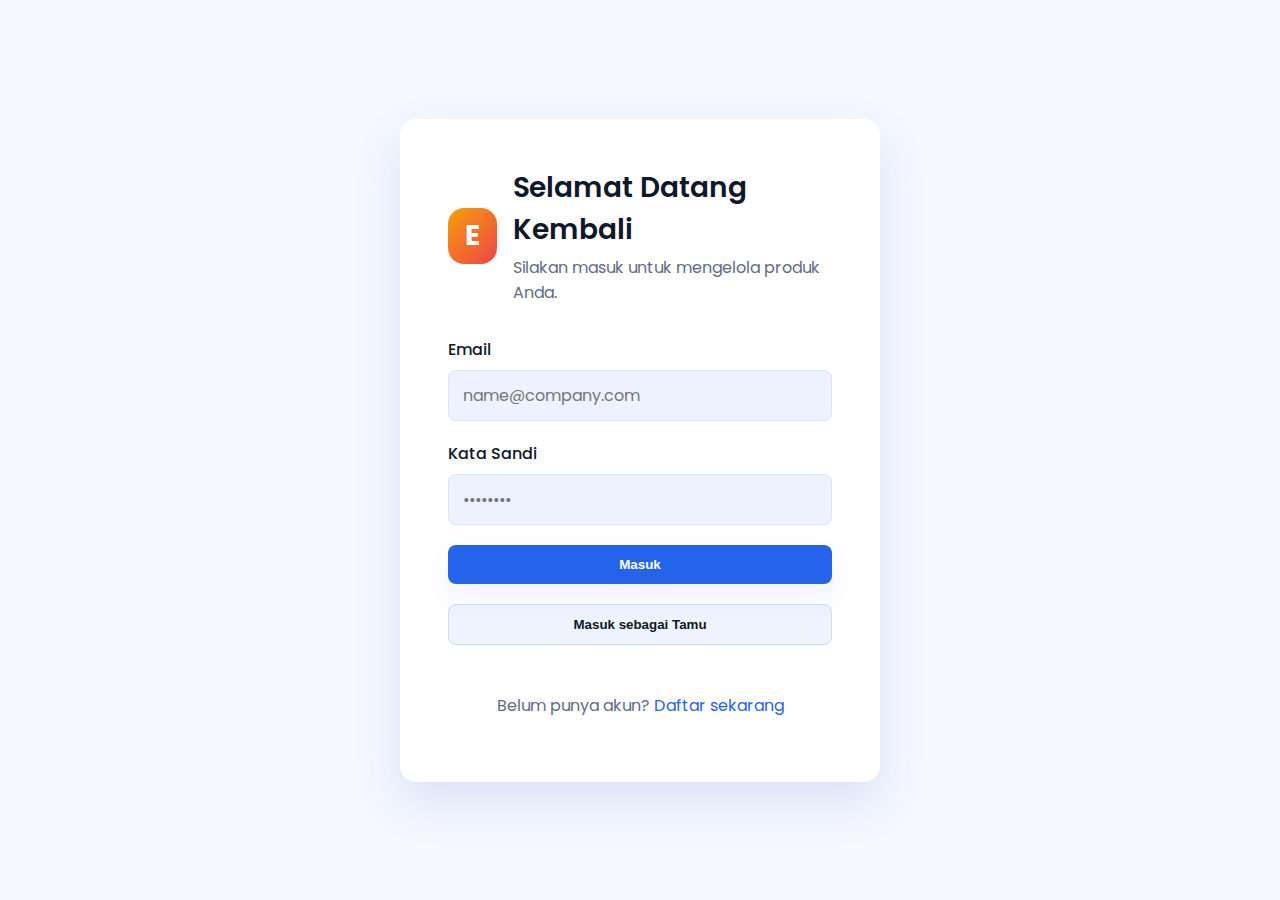
<file: index.html>
<!DOCTYPE html>
<html lang="en">
<head>
  <meta charset="UTF-8">
  <meta name="viewport" content="width=device-width, initial-scale=1.0">
  <title>Entraverse Admin - Login</title>
  <link rel="stylesheet" href="assets/css/styles.css">
  <link rel="preconnect" href="https://fonts.googleapis.com">
  <link rel="preconnect" href="https://fonts.gstatic.com" crossorigin>
  <link href="https://fonts.googleapis.com/css2?family=Poppins:wght@400;500;600;700&display=swap" rel="stylesheet">
</head>
<body data-page="login" class="auth-body">
  <div class="auth-container">
    <div class="auth-card">
      <div class="auth-header">
        <div class="logo">E</div>
        <div>
          <h1>Selamat Datang Kembali</h1>
          <p>Silakan masuk untuk mengelola produk Anda.</p>
        </div>
      </div>
      <form id="login-form" class="auth-form">
        <div class="form-group">
          <label for="login-email">Email</label>
          <input type="email" id="login-email" name="email" placeholder="name@company.com" required>
        </div>
        <div class="form-group">
          <label for="login-password">Kata Sandi</label>
          <input type="password" id="login-password" name="password" placeholder="••••••••" required>
        </div>
        <button type="submit" class="btn primary-btn full-width">Masuk</button>
        <button type="button" class="btn ghost-btn full-width" data-guest-access>Masuk sebagai Tamu</button>
      </form>
      <p class="auth-switch">Belum punya akun? <a href="register.html">Daftar sekarang</a></p>
    </div>
  </div>
  <script src="assets/js/app.js"></script>
</body>
</html>
</file>
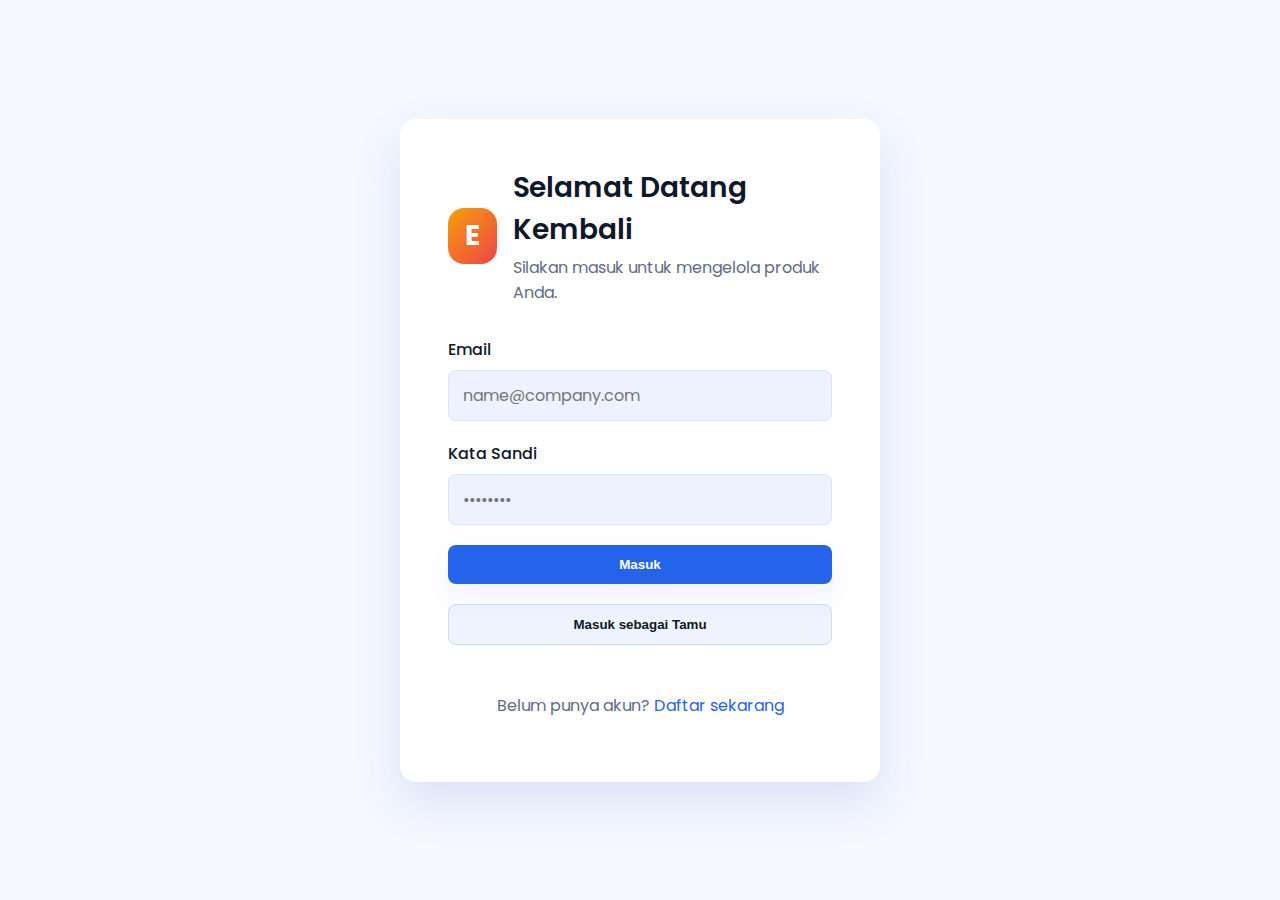
<file: add-product.html>
<!DOCTYPE html>
<html lang="en">
<head>
  <meta charset="UTF-8">
  <meta name="viewport" content="width=device-width, initial-scale=1.0">
  <title>Entraverse Admin - Tambah Produk</title>
  <link rel="stylesheet" href="assets/css/styles.css">
  <link rel="preconnect" href="https://fonts.googleapis.com">
  <link rel="preconnect" href="https://fonts.gstatic.com" crossorigin>
  <link href="https://fonts.googleapis.com/css2?family=Poppins:wght@400;500;600;700&display=swap" rel="stylesheet">
</head>
<body data-page="add-product">
  <div class="app-shell">
    <aside class="sidebar" data-sidebar>
      <div class="sidebar-header">
        <div class="logo">E</div>
        <div class="brand">
          <span class="brand-title">Entraverse Supplier</span>
          <span class="brand-subtitle">Admin</span>
        </div>
      </div>
      <nav class="sidebar-nav">
        <div class="nav-section">
          <p class="nav-title">E-Commerce</p>
          <a class="nav-link active" href="dashboard.html">
            <span class="nav-icon" aria-hidden="true">📦</span>
            Produk
          </a>
          <a class="nav-link" href="#">
            <span class="nav-icon" aria-hidden="true">📂</span>
            Kategori
          </a>
        </div>
        <div class="nav-footer">
          <button id="logout-btn" class="btn ghost-btn full-width">Keluar</button>
        </div>
      </nav>
    </aside>
    <div class="sidebar-backdrop" data-sidebar-backdrop></div>
    <main class="main-content">
      <header class="topbar">
        <div class="topbar-left">
          <button class="menu-toggle" type="button" aria-label="Buka navigasi" aria-expanded="false" data-sidebar-toggle>
            <span></span>
            <span></span>
            <span></span>
          </button>
          <a class="back-link" href="dashboard.html">← Kembali ke Produk</a>
        </div>
        <div class="topbar-actions">
          <div class="avatar">AM</div>
        </div>
      </header>
      <section class="content-header">
        <div>
          <h1 id="product-form-title">Tambah Produk Baru</h1>
          <p id="product-form-subtitle">Isi detail produk secara lengkap agar mudah ditemukan oleh pelanggan.</p>
        </div>
      </section>
      <form id="add-product-form" class="card form-card">
        <div class="form-section">
          <div class="form-row">
            <div class="form-group">
              <label for="product-name">Nama Produk</label>
              <input type="text" id="product-name" name="name" placeholder="Masukkan nama produk" required>
            </div>
            <div class="form-group">
              <label for="product-category">Kategori</label>
              <input type="text" id="product-category" name="category" placeholder="Pilih kategori" required>
            </div>
          </div>
          <div class="form-group">
            <label>Foto Produk</label>
            <div class="image-upload-grid" id="photo-inputs">
              <div class="image-upload" data-index="0">
                <label class="image-dropzone" data-photo-preview for="photo-0" role="button" tabindex="0">
                  <img data-preview-image alt="" hidden>
                  <span class="image-icon" aria-hidden="true">🖼️</span>
                  <span class="image-text">Unggah foto</span>
                </label>
                <input type="file" id="photo-0" name="photo-0" accept="image/*" class="visually-hidden" data-photo-field>
              </div>
              <div class="image-upload" data-index="1">
                <label class="image-dropzone" data-photo-preview for="photo-1" role="button" tabindex="0">
                  <img data-preview-image alt="" hidden>
                  <span class="image-icon" aria-hidden="true">🖼️</span>
                  <span class="image-text">Unggah foto</span>
                </label>
                <input type="file" id="photo-1" name="photo-1" accept="image/*" class="visually-hidden" data-photo-field>
              </div>
              <div class="image-upload" data-index="2">
                <label class="image-dropzone" data-photo-preview for="photo-2" role="button" tabindex="0">
                  <img data-preview-image alt="" hidden>
                  <span class="image-icon" aria-hidden="true">🖼️</span>
                  <span class="image-text">Unggah foto</span>
                </label>
                <input type="file" id="photo-2" name="photo-2" accept="image/*" class="visually-hidden" data-photo-field>
              </div>
              <div class="image-upload" data-index="3">
                <label class="image-dropzone" data-photo-preview for="photo-3" role="button" tabindex="0">
                  <img data-preview-image alt="" hidden>
                  <span class="image-icon" aria-hidden="true">🖼️</span>
                  <span class="image-text">Unggah foto</span>
                </label>
                <input type="file" id="photo-3" name="photo-3" accept="image/*" class="visually-hidden" data-photo-field>
              </div>
              <div class="image-upload" data-index="4">
                <label class="image-dropzone" data-photo-preview for="photo-4" role="button" tabindex="0">
                  <img data-preview-image alt="" hidden>
                  <span class="image-icon" aria-hidden="true">🖼️</span>
                  <span class="image-text">Unggah foto</span>
                </label>
                <input type="file" id="photo-4" name="photo-4" accept="image/*" class="visually-hidden" data-photo-field>
              </div>
            </div>
            <p class="field-hint">Unggah foto produk langsung dari perangkat Anda (maks. 5 foto).</p>
          </div>
          <div class="form-group">
            <label for="product-brand">Brand</label>
            <input type="text" id="product-brand" name="brand" placeholder="Pilih brand" required>
          </div>
          <div class="form-group">
            <label for="product-description">Deskripsi</label>
            <textarea id="product-description" name="description" rows="5" placeholder="Tuliskan deskripsi produk"></textarea>
          </div>
        </div>
        <div class="form-section">
          <div class="section-header">
            <h2>Trade-In</h2>
            <label class="switch">
              <input type="checkbox" id="trade-in-toggle" name="tradeIn">
              <span class="slider"></span>
            </label>
          </div>
          <p class="field-hint">Aktifkan trade-in agar produk dapat ditukar dengan barang lama.</p>
        </div>
        <div class="form-section">
          <div class="section-header">
            <h2>Varian Produk</h2>
            <button type="button" id="add-variant-btn" class="btn ghost-btn small">+ Tambah Varian</button>
          </div>
          <div class="variant-table-wrapper">
            <table class="variant-table">
              <thead>
                <tr>
                  <th>Nama Varian</th>
                  <th>Opsi</th>
                  <th></th>
                </tr>
              </thead>
              <tbody id="variant-body"></tbody>
            </table>
          </div>
        </div>
        <div class="form-section" data-pricing-section>
          <div class="section-header">
            <h2>Harga &amp; Detail Varian</h2>
            <button type="button" id="add-pricing-row-btn" class="btn ghost-btn small">+ Tambah Baris Harga</button>
          </div>
          <p class="field-hint">Tentukan harga jual dan detail inventori untuk setiap kombinasi varian.</p>
          <div class="variant-pricing-table-wrapper">
            <table class="variant-pricing-table">
              <thead>
                <tr id="variant-pricing-header">
                  <th>Varian</th>
                  <th>Harga Supplier</th>
                  <th>Harga Jual Offline</th>
                  <th>Harga Jual Entraverse.id</th>
                  <th>Harga Jual Tokopedia</th>
                  <th>SKU Penjual</th>
                  <th>SKU Entraverse</th>
                  <th>Stok</th>
                  <th>Berat Barang</th>
                  <th></th>
                </tr>
              </thead>
              <tbody id="variant-pricing-body"></tbody>
            </table>
          </div>
        </div>
        <footer class="form-footer">
          <a href="dashboard.html" class="btn ghost-btn">Batalkan</a>
          <button type="submit" class="btn primary-btn">Simpan sebagai Draft</button>
        </footer>
      </form>
    </main>
  </div>
  <script src="assets/js/app.js"></script>
</body>
</html>
</file>
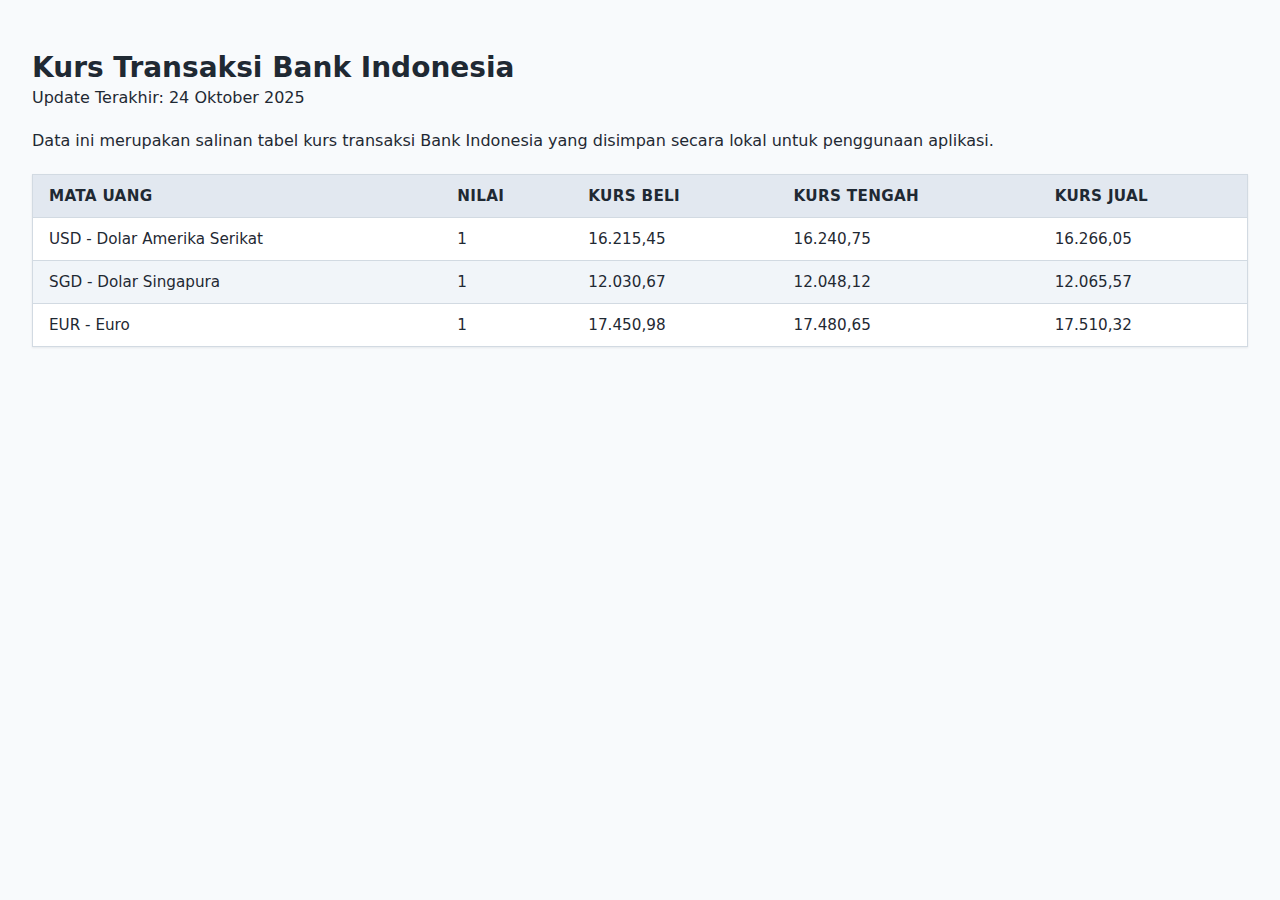
<file: assets/data/kurs-transaksi-bi.html>
<!DOCTYPE html>
<html lang="id">
  <head>
    <meta charset="utf-8">
    <title>Kurs Transaksi Bank Indonesia</title>
    <meta name="description" content="Tabel kurs transaksi Bank Indonesia (snapshot offline).">
    <style>
      body {
        font-family: "Segoe UI", system-ui, -apple-system, BlinkMacSystemFont, sans-serif;
        padding: 1.5rem;
        color: #1f2933;
        background-color: #f8fafc;
      }
      h1 {
        font-size: 1.75rem;
        margin-bottom: 0.25rem;
      }
      p {
        margin: 0 0 1.5rem;
      }
      table {
        width: 100%;
        border-collapse: collapse;
        background-color: #ffffff;
        border: 1px solid #d2dae2;
        box-shadow: 0 1px 2px rgba(15, 23, 42, 0.08);
      }
      thead {
        background-color: #e2e8f0;
      }
      th,
      td {
        padding: 0.75rem 1rem;
        border-bottom: 1px solid #d2dae2;
        text-align: left;
        font-size: 0.95rem;
      }
      th {
        font-weight: 600;
        text-transform: uppercase;
        letter-spacing: 0.02em;
      }
      tbody tr:nth-child(even) {
        background-color: #f1f5f9;
      }
    </style>
  </head>
  <body>
    <header>
      <h1>Kurs Transaksi Bank Indonesia</h1>
      <p id="tanggal-kurs">Update Terakhir: 24 Oktober 2025</p>
      <p>Data ini merupakan salinan tabel kurs transaksi Bank Indonesia yang disimpan secara lokal untuk penggunaan aplikasi.</p>
    </header>
    <table aria-describedby="tanggal-kurs">
      <thead>
        <tr>
          <th scope="col">Mata Uang</th>
          <th scope="col">Nilai</th>
          <th scope="col">Kurs Beli</th>
          <th scope="col">Kurs Tengah</th>
          <th scope="col">Kurs Jual</th>
        </tr>
      </thead>
      <tbody>
        <tr>
          <td>USD - Dolar Amerika Serikat</td>
          <td>1</td>
          <td>16.215,45</td>
          <td>16.240,75</td>
          <td>16.266,05</td>
        </tr>
        <tr>
          <td>SGD - Dolar Singapura</td>
          <td>1</td>
          <td>12.030,67</td>
          <td>12.048,12</td>
          <td>12.065,57</td>
        </tr>
        <tr>
          <td>EUR - Euro</td>
          <td>1</td>
          <td>17.450,98</td>
          <td>17.480,65</td>
          <td>17.510,32</td>
        </tr>
      </tbody>
    </table>
  </body>
</html>
</file>
<file: assets/css/styles.css>
:root {
  color-scheme: light;
  --color-bg: #f5f8ff;
  --color-surface: #ffffff;
  --color-surface-alt: #eef2ff;
  --color-primary: #2563eb;
  --color-primary-dark: #1e3a8a;
  --color-on-primary: #ffffff;
  --color-text: #0f172a;
  --color-muted: #5f6b89;
  --color-border: #d7e3ff;
  --color-icon-bg: rgba(37, 99, 235, 0.08);
  --color-icon-border: rgba(37, 99, 235, 0.16);
  --color-icon-hover: rgba(37, 99, 235, 0.18);
  --color-sidebar: #1e1e2d;
  --color-sidebar-alt: rgba(255, 255, 255, 0.16);
  --color-sidebar-active: rgba(255, 255, 255, 0.22);
  --color-sidebar-text: rgba(255, 255, 255, 0.96);
  --color-sidebar-muted: rgba(255, 255, 255, 0.65);
  --color-sidebar-link: rgba(255, 255, 255, 0.85);
  --color-sidebar-link-active: rgba(255, 255, 255, 1);
  --color-focus: rgba(59, 130, 246, 0.4);
  --color-success: #10b981;
  --color-danger: #ef4444;
  --color-warning: #f59e0b;
  --color-accent-soft: rgba(37, 99, 235, 0.16);
  --sidebar-width: 280px;
  --radius-lg: 16px;
  --radius-md: 12px;
  --radius-sm: 8px;
  --shadow-sm: 0 12px 28px rgba(30, 64, 175, 0.08);
  --shadow-md: 0 20px 48px rgba(30, 64, 175, 0.12);
  font-family: 'Poppins', sans-serif;
}

body[data-theme="dark"] {
  color-scheme: dark;
  --color-bg: #070d1a;
  --color-surface: #111827;
  --color-surface-alt: #16213b;
  --color-primary: #93c5fd;
  --color-primary-dark: #bfdbfe;
  --color-on-primary: #07122b;
  --color-text: #e2e8f0;
  --color-muted: #94a3b8;
  --color-border: #1e293b;
  --color-icon-bg: rgba(148, 163, 184, 0.16);
  --color-icon-border: rgba(148, 163, 184, 0.26);
  --color-icon-hover: rgba(148, 163, 184, 0.3);
  --color-sidebar: linear-gradient(180deg, #020617 0%, #0f172a 100%);
  --color-sidebar-alt: rgba(148, 163, 184, 0.18);
  --color-sidebar-active: rgba(148, 163, 184, 0.24);
  --color-sidebar-text: rgba(255, 255, 255, 0.92);
  --color-sidebar-muted: rgba(255, 255, 255, 0.6);
  --color-sidebar-link: rgba(226, 232, 240, 0.78);
  --color-sidebar-link-active: rgba(255, 255, 255, 0.96);
  --color-focus: rgba(96, 165, 250, 0.42);
  --color-danger: #f87171;
  --color-warning: #fbbf24;
  --color-accent-soft: rgba(96, 165, 250, 0.26);
  --shadow-sm: 0 16px 30px rgba(2, 6, 23, 0.55);
  --shadow-md: 0 28px 50px rgba(2, 6, 23, 0.65);
}

* {
  box-sizing: border-box;
}

body {
  margin: 0;
  min-height: 100vh;
  background: var(--color-bg);
  color: var(--color-text);
  font-family: 'Poppins', sans-serif;
  overflow-x: hidden;
}

body[data-page="dashboard"],
body[data-page="categories"],
body[data-page="add-product"],
body[data-page="suppliers"],
body[data-page="shipping"],
body[data-page="other-vendors"],
body[data-page="integrations"],
body[data-page="reports"] {
  overflow: hidden;
}

a {
  color: var(--color-primary);
  text-decoration: none;
}

a:hover {
  text-decoration: underline;
}

.auth-body {
  display: flex;
  align-items: center;
  justify-content: center;
  padding: 32px 16px;
}

.auth-container {
  max-width: 480px;
  width: 100%;
}

.auth-card {
  background: var(--color-surface);
  border-radius: var(--radius-lg);
  box-shadow: var(--shadow-md);
  padding: 48px;
  display: flex;
  flex-direction: column;
  gap: 32px;
}

.auth-header {
  display: flex;
  gap: 16px;
  align-items: center;
}

.auth-header h1 {
  margin: 0;
  font-size: 28px;
  font-weight: 600;
}

.auth-header p {
  margin: 4px 0 0;
  color: var(--color-muted);
}

.logo {
  width: 56px;
  height: 56px;
  border-radius: 16px;
  background: linear-gradient(135deg, #f59e0b, #ef4444);
  color: white;
  display: grid;
  place-items: center;
  font-size: 28px;
  font-weight: 700;
}

.auth-form {
  display: flex;
  flex-direction: column;
  gap: 20px;
}

.form-group {
  display: flex;
  flex-direction: column;
  gap: 8px;
}

.form-group.inline {
  display: grid;
  grid-template-columns: repeat(auto-fit, minmax(160px, 1fr));
  gap: 16px;
}

.checkbox-label {
  display: flex;
  align-items: center;
  gap: 10px;
  font-weight: 500;
}

.checkbox-label input[type="checkbox"] {
  width: auto;
  min-width: 20px;
  height: 20px;
  margin: 0;
}

label {
  font-weight: 500;
  color: var(--color-text);
}

.visually-hidden {
  position: absolute;
  width: 1px;
  height: 1px;
  padding: 0;
  margin: -1px;
  overflow: hidden;
  clip: rect(0, 0, 0, 0);
  white-space: nowrap;
  border: 0;
}

.is-hidden {
  display: none !important;
}

input,
textarea,
select {
  width: 100%;
  max-width: 100%;
  padding: 12px 14px;
  border-radius: var(--radius-sm);
  border: 1px solid var(--color-border);
  background: var(--color-surface-alt);
  color: var(--color-text);
  font: inherit;
  transition: border-color 0.2s ease, box-shadow 0.2s ease, background 0.2s ease;
}

input[type="number"]::-webkit-inner-spin-button,
input[type="number"]::-webkit-outer-spin-button {
  -webkit-appearance: none;
  margin: 0;
}

input[type="number"] {
  -moz-appearance: textfield;
}

input:focus,
textarea:focus,
select:focus {
  outline: none;
  border-color: var(--color-primary);
  box-shadow: 0 0 0 4px var(--color-focus);
  background: var(--color-surface);
}

textarea {
  resize: vertical;
}

.btn {
  display: inline-flex;
  align-items: center;
  justify-content: center;
  gap: 8px;
  border-radius: var(--radius-sm);
  border: none;
  font-weight: 600;
  cursor: pointer;
  padding: 12px 20px;
  transition: transform 0.15s ease, box-shadow 0.2s ease;
  text-decoration: none;
}

.btn.small {
  padding: 8px 14px;
  font-size: 13px;
}

.btn:hover {
  transform: translateY(-1px);
}

.btn:focus {
  outline: none;
  box-shadow: 0 0 0 4px var(--color-focus);
}

.btn:disabled,
.btn[disabled] {
  opacity: 0.6;
  cursor: not-allowed;
  transform: none;
}

.btn.is-disabled {
  opacity: 0.6;
  cursor: not-allowed;
  transform: none;
}

.btn.is-disabled:hover {
  transform: none;
}

.primary-btn {
  background: var(--color-primary);
  color: var(--color-on-primary);
  box-shadow: var(--shadow-sm);
}

.primary-btn:hover {
  background: var(--color-primary-dark);
}

.ghost-btn {
  background: var(--color-icon-bg);
  color: var(--color-text);
  border: 1px solid var(--color-icon-border);
}

.ghost-btn:hover {
  background: var(--color-icon-hover);
}

.danger-btn {
  background: rgba(239, 68, 68, 0.12);
  color: #dc2626;
  border: 1px solid rgba(239, 68, 68, 0.28);
}

.danger-btn:hover {
  background: rgba(239, 68, 68, 0.18);
  color: #b91c1c;
}

.icon-btn {
  border: 1px solid var(--color-icon-border);
  background: var(--color-icon-bg);
  color: var(--color-text);
  border-radius: 12px;
  width: 40px;
  height: 40px;
  display: grid;
  place-items: center;
  cursor: pointer;
  font-size: 18px;
  transition: background 0.2s ease, border-color 0.2s ease, transform 0.15s ease;
}

.icon-btn:hover {
  background: var(--color-icon-hover);
}

.icon-btn.danger {
  background: rgba(239, 68, 68, 0.12);
  border-color: rgba(239, 68, 68, 0.25);
  color: #ef4444;
}

.icon-btn.small {
  width: 32px;
  height: 32px;
}

.icon-btn.danger:hover {
  background: rgba(239, 68, 68, 0.18);
}

.full-width {
  width: 100%;
}

.auth-switch {
  text-align: center;
  color: var(--color-muted);
}

.app-shell {
  display: flex;
  min-height: 100vh;
  height: 100vh;
  max-width: 100vw;
  overflow: hidden;
  position: relative;
}

.main-content {
  min-width: 0;
  min-height: 0;
  overflow-y: auto;
}

.card {
  min-width: 0;
}

.sidebar-backdrop {
  position: fixed;
  inset: 0;
  background: rgba(16, 22, 58, 0.45);
  opacity: 0;
  pointer-events: none;
  transition: opacity 0.3s ease;
  z-index: 900;
}

body.sidebar-open {
  overflow: hidden;
}

body.sidebar-open .sidebar-backdrop {
  opacity: 1;
  pointer-events: auto;
  backdrop-filter: blur(18px);
  -webkit-backdrop-filter: blur(18px);
}

.sidebar {
  position: relative;
  width: var(--sidebar-width);
  flex: 0 0 var(--sidebar-width);
  background: var(--color-sidebar);
  color: var(--color-sidebar-text);
  display: flex;
  flex-direction: column;
  padding: 32px 24px 24px;
  gap: 24px;
  overflow-x: hidden;
  overscroll-behavior: contain;
  transition: width 0.3s ease, flex-basis 0.3s ease, padding 0.3s ease, opacity 0.3s ease;
}

.sidebar > * {
  opacity: 1;
  transition: opacity 0.3s ease;
}

.sidebar-collapse-toggle {
  position: absolute;
  top: 28px;
  left: calc(var(--sidebar-width) - 16px);
  width: 36px;
  height: 36px;
  border-radius: 999px;
  border: none;
  display: grid;
  place-items: center;
  cursor: pointer;
  background: var(--color-surface);
  color: var(--color-text);
  box-shadow: var(--shadow-sm);
  transition: left 0.3s ease, transform 0.3s ease;
  z-index: 950;
}

.sidebar-collapse-toggle:focus-visible {
  outline: 2px solid var(--color-primary);
  outline-offset: 2px;
}

.sidebar-collapse-toggle svg {
  width: 18px;
  height: 18px;
  transition: transform 0.3s ease;
}

body[data-theme="dark"] .sidebar-collapse-toggle {
  background: var(--color-surface-alt);
  color: var(--color-sidebar-text);
}

body.sidebar-collapsed .sidebar {
  width: 0;
  flex-basis: 0;
  padding-inline: 0;
  opacity: 0;
  pointer-events: none;
  overflow: hidden;
}

body.sidebar-collapsed .sidebar > * {
  opacity: 0;
  pointer-events: none;
}

body.sidebar-collapsed .sidebar-collapse-toggle {
  left: 16px;
}

body.sidebar-collapsed .sidebar-collapse-toggle svg {
  transform: rotate(180deg);
}

.sidebar-header {
  display: flex;
  align-items: center;
  gap: 16px;
}

.brand-title {
  font-size: 20px;
  font-weight: 600;
}

.brand-subtitle {
  font-size: 13px;
  color: var(--color-sidebar-muted);
}

.sidebar .logo {
  background: var(--color-sidebar-alt);
  box-shadow: inset 0 0 0 1px rgba(255, 255, 255, 0.08);
}

.sidebar-nav {
  display: flex;
  flex-direction: column;
  gap: 24px;
  flex: 1;
}

.nav-section {
  display: flex;
  flex-direction: column;
  gap: 8px;
}

.nav-title {
  font-size: 12px;
  text-transform: uppercase;
  color: var(--color-sidebar-muted);
  letter-spacing: 0.08em;
  margin: 0 0 8px 12px;
}

.nav-link {
  display: flex;
  align-items: center;
  gap: 12px;
  padding: 12px 16px;
  border-radius: var(--radius-sm);
  color: var(--color-sidebar-link);
  transition: background 0.2s ease, color 0.2s ease;
}

.nav-link:hover,
.nav-link.active {
  background: var(--color-sidebar-active);
  color: var(--color-sidebar-link-active);
}

.nav-icon {
  font-size: 18px;
}

.nav-footer {
  margin-top: auto;
}

.main-content {
  flex: 1;
  padding: 32px;
  display: flex;
  flex-direction: column;
  gap: 24px;
}

.topbar {
  display: flex;
  justify-content: space-between;
  align-items: center;
}

.topbar-left {
  display: flex;
  align-items: center;
  gap: 16px;
  flex: 1;
  min-width: 0;
}

.back-link {
  color: var(--color-primary);
  font-weight: 500;
}

.search-bar {
  display: flex;
  align-items: center;
  gap: 10px;
  background: var(--color-surface);
  padding: 10px 14px;
  border-radius: 14px;
  border: 1px solid var(--color-border);
  box-shadow: none;
  width: 100%;
  max-width: none;
}

.topbar-left .search-bar {
  flex: 1 1 auto;
  max-width: none;
  width: 100%;
  min-width: 280px;
}

.search-bar input {
  border: none;
  outline: none;
  background: transparent;
  font: inherit;
  width: 100%;
  color: var(--color-text);
}

.menu-toggle {
  display: none;
  flex-direction: column;
  align-items: center;
  justify-content: center;
  gap: 5px;
  width: 44px;
  height: 44px;
  border-radius: 50%;
  border: 1px solid rgba(255, 255, 255, 0.45);
  background: rgba(255, 255, 255, 0.28);
  color: var(--color-text);
  cursor: pointer;
  backdrop-filter: blur(18px) saturate(160%);
  -webkit-backdrop-filter: blur(18px) saturate(160%);
  box-shadow: 0 8px 18px rgba(30, 64, 175, 0.18);
  transition: background 0.2s ease, border-color 0.2s ease, box-shadow 0.2s ease;
}

.menu-toggle:hover,
.menu-toggle:focus-visible {
  background: rgba(255, 255, 255, 0.4);
  border-color: rgba(255, 255, 255, 0.65);
  box-shadow: 0 12px 22px rgba(30, 64, 175, 0.22);
  outline: none;
}

.menu-toggle:active {
  transform: scale(0.96);
}

body[data-theme="dark"] .menu-toggle {
  background: rgba(15, 23, 42, 0.55);
  border-color: rgba(148, 163, 184, 0.45);
  color: rgba(226, 232, 240, 0.92);
  box-shadow: 0 8px 18px rgba(2, 6, 23, 0.42);
}

body[data-theme="dark"] .menu-toggle:hover,
body[data-theme="dark"] .menu-toggle:focus-visible {
  background: rgba(15, 23, 42, 0.68);
  border-color: rgba(148, 163, 184, 0.58);
  box-shadow: 0 12px 22px rgba(2, 6, 23, 0.5);
}

.menu-toggle span {
  display: block;
  width: 18px;
  height: 2px;
  border-radius: 999px;
  background: currentColor;
  transition: transform 0.2s ease, opacity 0.2s ease;
}

.menu-toggle[aria-expanded="true"] span:nth-child(1) {
  transform: translateY(7px) rotate(45deg);
}

.menu-toggle[aria-expanded="true"] span:nth-child(2) {
  opacity: 0;
}

.menu-toggle[aria-expanded="true"] span:nth-child(3) {
  transform: translateY(-7px) rotate(-45deg);
}

.search-bar input::placeholder {
  color: var(--color-muted);
}

.topbar-actions {
  display: flex;
  align-items: center;
  gap: 16px;
  flex-shrink: 0;
  margin-left: 12px;
}

.auth-buttons {
  display: flex;
  align-items: center;
  gap: 12px;
  flex-wrap: wrap;
  justify-content: flex-end;
}

.auth-buttons .btn {
  white-space: nowrap;
}

.auth-button {
  min-width: 0;
}

.auth-button__icon {
  font-size: 18px;
}

.auth-button__label {
  font-weight: 600;
}

[data-guest-actions][hidden],
[data-profile-menu][hidden],
[data-profile-dropdown][hidden] {
  display: none !important;
}

.profile-menu {
  position: relative;
  display: inline-flex;
  align-items: center;
}

.avatar-button {
  border: none;
  padding: 0;
  background: transparent;
  cursor: pointer;
  display: inline-flex;
  align-items: center;
  justify-content: center;
  border-radius: 999px;
}

.avatar-button:focus-visible {
  outline: 2px solid var(--color-focus);
  outline-offset: 3px;
  border-radius: 999px;
}

.avatar {
  width: 40px;
  height: 40px;
  border-radius: 50%;
  background: var(--color-icon-bg);
  color: var(--color-text);
  display: grid;
  place-items: center;
  font-weight: 600;
  transition: background 0.2s ease, transform 0.2s ease;
}

.avatar-button:hover .avatar,
.avatar-button:focus-visible .avatar {
  background: var(--color-icon-hover);
  transform: translateY(-1px);
}

.profile-dropdown {
  position: absolute;
  right: 0;
  top: calc(100% + 12px);
  min-width: 220px;
  padding: 16px;
  background: var(--color-surface);
  border-radius: var(--radius-md);
  box-shadow: var(--shadow-sm);
  border: 1px solid var(--color-border);
  display: flex;
  flex-direction: column;
  gap: 12px;
  z-index: 20;
}

.profile-dropdown::before {
  content: '';
  position: absolute;
  top: -7px;
  right: 18px;
  width: 14px;
  height: 14px;
  background: inherit;
  border-left: 1px solid var(--color-border);
  border-top: 1px solid var(--color-border);
  transform: rotate(45deg);
  border-top-left-radius: 4px;
}

.profile-greeting {
  margin: 0;
  font-weight: 600;
  color: var(--color-text);
}

.profile-greeting span {
  color: var(--color-primary);
}

.profile-dropdown .btn {
  width: 100%;
}

body[data-theme="dark"] .profile-dropdown {
  background: var(--color-surface);
  border-color: var(--color-border);
  box-shadow: 0 16px 32px rgba(2, 6, 23, 0.5);
}

body[data-theme="dark"] .profile-dropdown::before {
  border-color: var(--color-border);
}

.content-header {
  display: flex;
  flex-direction: column;
  gap: 12px;
}

.content-header h1 {
  margin: 0;
  font-size: 28px;
  line-height: 1.2;
}

.content-header p {
  margin: 0;
  color: var(--color-muted);
}

.title-stack {
  display: flex;
  flex-direction: column;
  gap: 12px;
}

.title-bar {
  display: flex;
  align-items: center;
  justify-content: space-between;
  gap: 16px;
  flex-wrap: wrap;
}

.title-actions {
  display: flex;
  align-items: center;
  gap: 12px;
  flex-wrap: wrap;
  justify-content: flex-end;
}

.title-actions .action-icon {
  flex-shrink: 0;
}

.theme-switcher {
  position: relative;
  display: inline-flex;
  align-items: stretch;
}

.theme-switcher--inline {
  flex-shrink: 0;
}

.theme-switcher--sidebar {
  width: 100%;
}

.theme-switcher__button {
  display: flex;
  align-items: center;
  gap: 12px;
  width: 100%;
  min-width: 168px;
  padding: 10px 16px;
  border-radius: var(--radius-md);
  border: 1px solid var(--color-border);
  background: var(--color-surface);
  color: var(--color-text);
  font: inherit;
  font-weight: 600;
  cursor: pointer;
  box-shadow: var(--shadow-sm);
  transition: background 0.2s ease, border-color 0.2s ease, box-shadow 0.2s ease;
}

.theme-switcher__button:hover {
  background: var(--color-surface-alt);
  border-color: var(--color-primary);
}

.theme-switcher__button:focus-visible {
  outline: none;
  box-shadow: 0 0 0 4px var(--color-focus);
  border-color: var(--color-primary);
}

.theme-switcher--inline .theme-switcher__button {
  min-width: 0;
  width: auto;
}

.theme-switcher--sidebar .theme-switcher__button {
  justify-content: flex-start;
  box-shadow: none;
  border-color: rgba(255, 255, 255, 0.18);
  background: rgba(255, 255, 255, 0.08);
  color: var(--color-sidebar-text);
  min-width: 0;
}

body[data-theme="dark"] .theme-switcher--sidebar .theme-switcher__button {
  background: rgba(15, 23, 42, 0.65);
  border-color: rgba(148, 163, 184, 0.28);
}

.theme-switcher__icon {
  width: 36px;
  height: 36px;
  border-radius: 12px;
  display: grid;
  place-items: center;
  background: rgba(37, 99, 235, 0.16);
  color: #2563eb;
  transition: background 0.2s ease, color 0.2s ease, transform 0.2s ease;
}

.theme-switcher__icon svg {
  width: 20px;
  height: 20px;
}

.theme-switcher__icon[data-icon-mode="system"] {
  background: linear-gradient(135deg, rgba(37, 99, 235, 0.18), rgba(14, 116, 144, 0.2));
}

.theme-switcher__icon[data-icon-theme="dark"] {
  background: rgba(250, 204, 21, 0.24);
  color: #facc15;
}

.theme-switcher__icon[data-icon-mode="system"][data-icon-theme="dark"] {
  background: linear-gradient(135deg, rgba(30, 64, 175, 0.28), rgba(15, 118, 110, 0.3));
  color: #facc15;
}

.theme-switcher__button:hover .theme-switcher__icon,
.theme-switcher__button:focus-visible .theme-switcher__icon {
  transform: translateY(-1px);
}

.theme-switcher__chevron {
  width: 18px;
  height: 18px;
  flex-shrink: 0;
  transition: transform 0.2s ease;
}

.theme-switcher.open .theme-switcher__chevron {
  transform: rotate(180deg);
}

.theme-switcher__menu {
  position: absolute;
  top: calc(100% + 10px);
  right: 0;
  background: var(--color-surface);
  border: 1px solid var(--color-border);
  border-radius: var(--radius-md);
  box-shadow: var(--shadow-md);
  padding: 0;
  display: flex;
  flex-direction: column;
  gap: 4px;
  opacity: 0;
  transform: translateY(-6px);
  pointer-events: none;
  transition: opacity 0.2s ease, transform 0.2s ease, padding 0.2s ease, max-height 0.2s ease;
  min-width: 220px;
  z-index: 950;
  max-height: 0;
  overflow: hidden;
  visibility: hidden;
}

.theme-switcher.open .theme-switcher__menu {
  opacity: 1;
  transform: translateY(0);
  pointer-events: auto;
  padding: 8px;
  max-height: 320px;
  visibility: visible;
}

.theme-switcher--sidebar .theme-switcher__menu {
  left: 0;
}

.theme-switcher__option {
  display: flex;
  align-items: center;
  gap: 12px;
  padding: 10px 12px;
  border-radius: var(--radius-sm);
  cursor: pointer;
  color: var(--color-text);
  font-weight: 500;
  transition: background 0.2s ease, color 0.2s ease;
  outline: none;
}

.theme-switcher__option:hover,
.theme-switcher__option:focus {
  background: var(--color-surface-alt);
}

.theme-switcher__option.is-active {
  background: var(--color-accent-soft);
  color: var(--color-primary-dark);
}

.theme-switcher__option-icon {
  width: 32px;
  height: 32px;
  border-radius: 10px;
  display: grid;
  place-items: center;
  background: var(--color-icon-bg);
  color: var(--color-primary);
  flex-shrink: 0;
}

.theme-switcher__option-icon svg {
  width: 18px;
  height: 18px;
}

.theme-switcher__option[data-theme-option="dark"] .theme-switcher__option-icon {
  background: rgba(250, 204, 21, 0.22);
  color: #facc15;
}

.theme-switcher__option[data-theme-option="system"] .theme-switcher__option-icon {
  background: linear-gradient(135deg, rgba(37, 99, 235, 0.18), rgba(14, 116, 144, 0.2));
}

.sidebar-theme {
  margin-top: auto;
  padding: 12px 0 0;
  border-top: 1px solid rgba(255, 255, 255, 0.14);
}

.action-icon {
  position: relative;
  display: inline-flex;
  align-items: center;
  justify-content: center;
  width: 44px;
  height: 44px;
  border-radius: 14px;
  border: 1px solid var(--color-icon-border);
  background: var(--color-surface);
  color: var(--color-text);
  transition: background 0.2s ease, border-color 0.2s ease, transform 0.15s ease;
  cursor: pointer;
}

a.action-icon {
  text-decoration: none;
}

.action-icon:hover {
  background: var(--color-icon-hover);
}

.action-icon:focus-visible {
  outline: none;
  box-shadow: 0 0 0 4px var(--color-focus);
}

.action-icon:disabled {
  opacity: 0.6;
  pointer-events: none;
}

.action-icon.is-disabled {
  opacity: 0.6;
  cursor: not-allowed;
  background: var(--color-surface);
}

.action-icon.is-disabled:hover {
  background: var(--color-surface);
}

.action-icon svg {
  width: 22px;
  height: 22px;
  stroke: currentColor;
  stroke-width: 1.6;
  fill: none;
  stroke-linecap: round;
  stroke-linejoin: round;
}

.logo-badge {
  display: grid;
  place-items: center;
  width: 28px;
  height: 28px;
  border-radius: 9px;
  font-weight: 600;
  font-size: 12px;
  letter-spacing: 0.08em;
  background: linear-gradient(135deg, #38bdf8, #0ea5e9);
  color: #ffffff;
  box-shadow: inset 0 0 0 1px rgba(255, 255, 255, 0.25);
}

.action-icon.is-loading::after {
  content: "";
  position: absolute;
  width: 18px;
  height: 18px;
  border-radius: 50%;
  border: 2px solid transparent;
  border-top-color: currentColor;
  border-right-color: currentColor;
  animation: spin 0.8s linear infinite;
}

.action-icon.is-loading > *:not(.visually-hidden) {
  opacity: 0;
}

@keyframes spin {
  to {
    transform: rotate(360deg);
  }
}

.card {
  background: var(--color-surface);
  border-radius: var(--radius-lg);
  box-shadow: var(--shadow-sm);
  padding: 24px;
  display: flex;
  flex-direction: column;
  gap: 24px;
}

.card-header,
.card-footer {
  display: flex;
  align-items: center;
  justify-content: space-between;
}

.card-header h2 {
  margin: 0;
  font-size: 20px;
}

.count-pill {
  background: var(--color-icon-bg);
  color: var(--color-text);
  border-radius: 999px;
  padding: 6px 14px;
  font-weight: 500;
  font-size: 14px;
  border: 1px solid var(--color-icon-border);
}

.table-wrapper {
  overflow-x: auto;
  -webkit-overflow-scrolling: touch;
}

.variant-table-wrapper {
  overflow-x: auto;
  -webkit-overflow-scrolling: touch;
}

.variant-pricing-table-wrapper {
  overflow-x: auto;
  -webkit-overflow-scrolling: touch;
}

.product-table {
  width: 100%;
  border-collapse: collapse;
  min-width: 640px;
}

.product-table th:first-child,
.product-table td:first-child {
  width: 140px;
}

.product-table th,
.product-table td {
  text-align: left;
  padding: 20px 18px;
  border-bottom: 1px solid var(--color-border);
  font-size: 15px;
  vertical-align: middle;
}

.product-table th {
  text-transform: uppercase;
  letter-spacing: 0.04em;
  font-size: 12px;
  color: var(--color-muted);
}

.category-table {
  width: 100%;
  border-collapse: collapse;
  min-width: 720px;
}

.category-table th,
.category-table td {
  text-align: left;
  padding: 18px 20px;
  border-bottom: 1px solid var(--color-border);
  font-size: 15px;
  vertical-align: middle;
}

.category-table th:last-child,
.category-table td:last-child {
  text-align: center;
  width: 120px;
}

.category-table th {
  text-transform: uppercase;
  letter-spacing: 0.04em;
  font-size: 12px;
  color: var(--color-muted);
}

.category-table .empty-state td {
  text-align: center;
  padding: 40px 16px;
  color: var(--color-muted);
  font-style: italic;
}

.fee-chip {
  display: inline-flex;
  align-items: center;
  justify-content: center;
  padding: 8px 14px;
  border-radius: 999px;
  font-weight: 600;
  font-size: 13px;
  background: var(--color-icon-bg);
  border: 1px solid var(--color-icon-border);
  color: var(--color-text);
  min-width: 88px;
}

.fee-chip--highlight {
  background: rgba(37, 99, 235, 0.16);
  border-color: rgba(37, 99, 235, 0.32);
  color: var(--color-primary);
}

.status-chip {
  display: inline-flex;
  align-items: center;
  gap: 6px;
  padding: 6px 12px;
  border-radius: 999px;
  font-size: 12px;
  font-weight: 600;
  letter-spacing: 0.01em;
  background: var(--color-icon-bg);
  border: 1px solid var(--color-icon-border);
  color: var(--color-text);
}

.status-chip--connected {
  background: rgba(16, 185, 129, 0.16);
  border-color: rgba(16, 185, 129, 0.32);
  color: var(--color-success);
}

.status-chip--pending {
  background: rgba(245, 158, 11, 0.18);
  border-color: rgba(245, 158, 11, 0.32);
  color: var(--color-warning);
}

.status-chip--available {
  background: rgba(148, 163, 184, 0.18);
  border-color: rgba(148, 163, 184, 0.32);
  color: var(--color-muted);
}

.integration-note {
  display: inline-flex;
  align-items: center;
  gap: 6px;
  margin-top: 8px;
  padding: 4px 10px;
  border-radius: 999px;
  font-size: 12px;
  font-weight: 500;
  background: rgba(245, 158, 11, 0.16);
  color: var(--color-warning);
}

.integrations-table td:first-child {
  width: 320px;
}

.integrations-table td:nth-child(4) {
  min-width: 180px;
}

.integrations-table td:nth-child(5) {
  min-width: 200px;
}

.integration-name {
  display: flex;
  gap: 14px;
  align-items: flex-start;
}

.integration-icon {
  width: 44px;
  height: 44px;
  border-radius: 14px;
  background: var(--color-icon-bg);
  border: 1px solid var(--color-icon-border);
  display: grid;
  place-items: center;
  font-size: 22px;
}

.integration-name strong {
  display: block;
  font-size: 15px;
}

.integration-capabilities {
  margin: 6px 0 0;
  color: var(--color-muted);
  font-size: 13px;
}

.integration-account {
  font-weight: 500;
}

.integration-account.is-empty {
  color: var(--color-muted);
  font-style: italic;
}

.integration-sync {
  display: flex;
  flex-direction: column;
  gap: 6px;
}

.integration-sync__frequency {
  font-weight: 500;
}

.integration-sync__meta {
  font-size: 13px;
  color: var(--color-muted);
}

.integration-config {
  min-width: 220px;
}

.integration-config dl {
  margin: 0;
  display: grid;
  gap: 8px;
}

.integration-config dl > div {
  display: flex;
  flex-direction: column;
  gap: 4px;
}

.integration-config dt {
  font-size: 12px;
  font-weight: 600;
  color: var(--color-muted);
  text-transform: uppercase;
  letter-spacing: 0.04em;
}

.integration-config dd {
  margin: 0;
  font-family: 'JetBrains Mono', 'Fira Code', 'SFMono-Regular', monospace;
  font-size: 13px;
  color: var(--color-text);
  word-break: break-all;
}

.integration-config code {
  background: var(--color-surface-alt);
  border-radius: var(--radius-sm);
  padding: 3px 6px;
  display: inline-block;
}

.integration-config .token-value {
  letter-spacing: 0.08em;
}

.integration-config .is-empty {
  color: var(--color-muted);
  font-style: italic;
}


.integration-actions {
  display: flex;
  flex-direction: row;
  align-items: center;
  justify-content: flex-end;
  gap: 8px;
  flex-wrap: wrap;
}

.integration-actions__primary,
.integration-actions__secondary {
  display: flex;
  gap: 8px;
  flex-wrap: wrap;
  align-items: center;
}

.integration-actions__secondary {
  justify-content: flex-end;
}

.integration-actions .btn.small {
  min-width: 0;
  flex: 1 1 auto;
}

.integration-metrics {
  display: grid;
  gap: 16px;
  grid-template-columns: repeat(auto-fit, minmax(180px, 1fr));
}

.integration-metric {
  border: 1px solid var(--color-border);
  border-radius: var(--radius-md);
  padding: 16px 18px;
  display: flex;
  flex-direction: column;
  gap: 8px;
  background: var(--color-surface-alt);
}

.integration-metric__label {
  font-size: 13px;
  color: var(--color-muted);
  margin: 0;
}

.integration-metric__value {
  font-size: 28px;
  font-weight: 700;
  margin: 0;
}

.integration-metric__meta {
  margin: 0;
  font-size: 12px;
  color: var(--color-muted);
}

.integration-highlights {
  display: grid;
  gap: 18px;
  grid-template-columns: repeat(auto-fit, minmax(220px, 1fr));
}

.integration-highlight {
  border: 1px solid var(--color-border);
  border-radius: var(--radius-md);
  padding: 18px;
  display: flex;
  flex-direction: column;
  gap: 12px;
  background: var(--color-surface-alt);
}

.integration-highlight__icon {
  width: 44px;
  height: 44px;
  border-radius: 12px;
  background: var(--color-icon-bg);
  border: 1px solid var(--color-icon-border);
  display: grid;
  place-items: center;
  font-size: 20px;
}

.integration-highlight h3 {
  margin: 0;
  font-size: 16px;
}

.integration-highlight p {
  margin: 0;
  color: var(--color-muted);
  font-size: 14px;
}

.report-overview {
  display: flex;
  flex-direction: column;
  gap: 20px;
}

.report-sync-status {
  display: flex;
  align-items: center;
  gap: 14px;
  padding: 12px 18px;
  border-radius: var(--radius-md);
  border: 1px solid var(--color-border);
  background: var(--color-surface-alt);
  width: min(100%, 360px);
  flex-wrap: wrap;
}

.report-sync-indicator {
  width: 12px;
  height: 12px;
  border-radius: 999px;
  background: var(--color-warning);
  position: relative;
}

.report-sync-indicator::after {
  content: '';
  position: absolute;
  inset: -6px;
  border-radius: inherit;
  background: currentColor;
  opacity: 0.18;
}

.report-sync-indicator.is-online {
  background: var(--color-success);
}

.report-sync-text {
  display: flex;
  flex-direction: column;
  gap: 2px;
  flex: 1 1 auto;
  min-width: 0;
}

.report-sync-label {
  font-size: 12px;
  color: var(--color-muted);
  text-transform: uppercase;
  letter-spacing: 0.06em;
}

.report-sync-text strong {
  font-size: 15px;
}

.report-filters {
  display: grid;
  gap: 18px;
  grid-template-columns: repeat(auto-fit, minmax(200px, 1fr));
}

.report-filter-group {
  display: flex;
  flex-direction: column;
  gap: 8px;
}

.report-filter-group label {
  font-size: 12px;
  font-weight: 600;
  text-transform: uppercase;
  letter-spacing: 0.04em;
  color: var(--color-muted);
}

.report-filter-group select {
  border: 1px solid var(--color-border);
  border-radius: var(--radius-sm);
  background: var(--color-surface);
  padding: 10px 12px;
  font-family: inherit;
  font-size: 14px;
  color: var(--color-text);
}

.report-filter-group select:focus {
  outline: 3px solid var(--color-focus);
  outline-offset: 2px;
}

.date-range-filter {
  position: relative;
}

.date-range-filter__trigger {
  width: 100%;
  display: flex;
  align-items: center;
  justify-content: space-between;
  gap: 12px;
  border-radius: var(--radius-sm);
  border: 1px solid var(--color-border);
  background: var(--color-surface);
  color: var(--color-text);
  font-family: inherit;
  font-size: 14px;
  padding: 10px 12px;
  cursor: pointer;
  transition: border-color 0.2s ease, box-shadow 0.2s ease, background 0.2s ease;
}

.date-range-filter__trigger:hover {
  border-color: var(--color-primary);
}

.date-range-filter__trigger:focus-visible {
  outline: 3px solid var(--color-focus);
  outline-offset: 2px;
}

.date-range-filter__chevron {
  width: 16px;
  height: 16px;
  flex-shrink: 0;
}

.date-range-filter__popover {
  position: absolute;
  top: calc(100% + 8px);
  left: 0;
  z-index: 40;
  width: min(320px, 100vw - 32px);
  border-radius: var(--radius-md);
  border: 1px solid var(--color-border);
  background: var(--color-surface);
  box-shadow: var(--shadow-md);
  padding: 18px;
  display: flex;
  flex-direction: column;
  gap: 16px;
}

.date-range-filter__section {
  display: flex;
  flex-direction: column;
  gap: 10px;
}

.date-range-filter__section-title {
  font-size: 12px;
  font-weight: 600;
  text-transform: uppercase;
  letter-spacing: 0.04em;
  color: var(--color-muted);
}

.date-range-filter__quick-list {
  display: grid;
  gap: 8px;
  grid-template-columns: repeat(2, minmax(0, 1fr));
}

.date-range-filter__quick-button {
  border-radius: var(--radius-sm);
  border: 1px solid var(--color-border);
  background: var(--color-surface-alt);
  color: var(--color-text);
  padding: 8px 12px;
  font-family: inherit;
  font-size: 13px;
  cursor: pointer;
  transition: border-color 0.2s ease, background 0.2s ease, color 0.2s ease;
  text-align: left;
}

.date-range-filter__quick-button:hover {
  border-color: var(--color-primary);
}

.date-range-filter__quick-button.is-active {
  border-color: var(--color-primary);
  background: rgba(37, 99, 235, 0.12);
  color: var(--color-primary);
  font-weight: 600;
}

.date-range-filter__custom-inputs {
  display: grid;
  gap: 12px;
  grid-template-columns: repeat(2, minmax(0, 1fr));
}

.date-range-filter__input {
  display: flex;
  flex-direction: column;
  gap: 6px;
  font-size: 12px;
  color: var(--color-muted);
}

.date-range-filter__input input[type="date"] {
  border: 1px solid var(--color-border);
  border-radius: var(--radius-sm);
  background: var(--color-surface-alt);
  color: var(--color-text);
  font-family: inherit;
  font-size: 13px;
  padding: 8px 10px;
}

.date-range-filter__input input[type="date"]:focus-visible {
  outline: 3px solid var(--color-focus);
  outline-offset: 2px;
}

.date-range-filter__footer {
  display: flex;
  justify-content: space-between;
  gap: 12px;
}

.date-range-filter__action {
  flex: 1;
  border-radius: var(--radius-sm);
  border: 1px solid var(--color-border);
  background: var(--color-surface-alt);
  color: var(--color-text);
  font-family: inherit;
  font-size: 13px;
  font-weight: 600;
  padding: 9px 12px;
  cursor: pointer;
  transition: border-color 0.2s ease, background 0.2s ease, color 0.2s ease;
}

.date-range-filter__action:hover {
  border-color: var(--color-primary);
}

.date-range-filter__action:focus-visible {
  outline: 3px solid var(--color-focus);
  outline-offset: 2px;
}

.date-range-filter__action--apply {
  background: var(--color-primary);
  border-color: var(--color-primary);
  color: var(--color-on-primary);
}

.date-range-filter__action--apply:hover {
  background: var(--color-primary-dark);
  border-color: var(--color-primary-dark);
}

@media (max-width: 640px) {
  .date-range-filter__popover {
    width: min(100%, 360px);
    right: 0;
    left: auto;
  }

  .date-range-filter__quick-list,
  .date-range-filter__custom-inputs {
    grid-template-columns: 1fr;
  }
}

.report-metrics {
  display: grid;
  gap: 16px;
  grid-template-columns: repeat(auto-fit, minmax(180px, 1fr));
}

.report-metric {
  border-radius: var(--radius-md);
  border: 1px solid var(--color-border);
  background: var(--color-surface-alt);
  padding: 18px;
  display: flex;
  flex-direction: column;
  gap: 8px;
}

.report-metric__label {
  font-size: 13px;
  color: var(--color-muted);
  text-transform: uppercase;
  letter-spacing: 0.05em;
}

.report-metric__value {
  font-size: 22px;
  font-weight: 700;
}

.report-metric__meta {
  font-size: 12px;
  color: var(--color-muted);
  margin: 0;
}

.report-table { 
  min-width: 980px;
}

.report-table th:first-child,
.report-table td:first-child {
  min-width: 240px;
}

.report-table th:nth-child(5),
.report-table th:nth-child(6),
.report-table th:nth-child(7),
.report-table th:nth-child(8),
.report-table th:nth-child(9),
.report-table th:nth-child(10),
.report-table td:nth-child(5),
.report-table td:nth-child(6),
.report-table td:nth-child(7),
.report-table td:nth-child(8),
.report-table td:nth-child(9),
.report-table td:nth-child(10) {
  text-align: right;
}

.report-table th:nth-child(11),
.report-table td:nth-child(11),
.report-table th:nth-child(12),
.report-table td:nth-child(12) {
  white-space: nowrap;
}

.report-status-pill {
  display: inline-flex;
  align-items: center;
  gap: 8px;
  padding: 6px 12px;
  border-radius: 999px;
  font-weight: 600;
  font-size: 13px;
  border: 1px solid transparent;
}

.report-status-pill::before {
  content: '';
  width: 8px;
  height: 8px;
  border-radius: 999px;
  background: currentColor;
}

.report-status-pill.is-on-track {
  color: var(--color-success);
  background: rgba(16, 185, 129, 0.14);
  border-color: rgba(16, 185, 129, 0.28);
}

.report-status-pill.is-manual {
  color: var(--color-warning);
  background: rgba(245, 158, 11, 0.16);
  border-color: rgba(245, 158, 11, 0.32);
}

.report-status-pill.is-scheduled {
  color: var(--color-primary);
  background: var(--color-accent-soft);
  border-color: rgba(37, 99, 235, 0.28);
}

.report-integration-guide {
  display: grid;
  gap: 16px;
  grid-template-columns: repeat(auto-fit, minmax(220px, 1fr));
}

.report-integration-step {
  border: 1px solid var(--color-border);
  border-radius: var(--radius-md);
  padding: 18px;
  display: flex;
  gap: 16px;
  background: var(--color-surface-alt);
}

.report-integration-step__icon {
  width: 38px;
  height: 38px;
  border-radius: 12px;
  background: var(--color-icon-bg);
  border: 1px solid var(--color-icon-border);
  display: grid;
  place-items: center;
  font-weight: 700;
}

.report-integration-step h3 {
  margin: 0 0 6px;
  font-size: 16px;
}

.report-integration-step p {
  margin: 0;
  color: var(--color-muted);
  font-size: 14px;
  line-height: 1.6;
}

.category-table .category-margin {
  text-align: center;
}

.card-subtitle {
  margin: 6px 0 0;
  color: var(--color-muted);
  font-size: 14px;
}

.contact-stack {
  display: flex;
  flex-direction: column;
  gap: 6px;
  align-items: flex-start;
  font-size: 14px;
}

.form-section__subtitle {
  margin: 6px 0 18px;
  color: var(--color-muted);
  font-size: 14px;
}

.contact-stack .contact-name {
  font-weight: 600;
  color: var(--color-text);
}

.contact-stack a {
  font-weight: 500;
}

.table-note {
  color: var(--color-muted);
  font-size: 14px;
}

.card-body {
  display: flex;
  flex-direction: column;
  gap: 16px;
}

.detail-list {
  list-style: none;
  margin: 0;
  padding: 0;
  display: grid;
  gap: 12px;
}

.detail-list li {
  display: flex;
  justify-content: space-between;
  gap: 16px;
  font-size: 15px;
  flex-wrap: wrap;
}

.detail-list li span:first-child {
  color: var(--color-muted);
  font-weight: 600;
}

.detail-list li span:last-child {
  text-align: right;
}

@media (max-width: 768px) {
  .detail-list li span:last-child {
    text-align: left;
  }
}

.photo-preview {
  width: 72px;
  height: 72px;
  aspect-ratio: 1 / 1;
  border-radius: var(--radius-sm);
  background: #edeff8;
  display: grid;
  place-items: center;
  font-size: 12px;
  color: var(--color-muted);
  overflow: hidden;
}

.product-cell {
  display: flex;
  flex-direction: column;
  gap: 6px;
}

.product-cell strong {
  font-weight: 600;
  word-break: break-word;
}

.product-meta {
  color: var(--color-muted);
  font-size: 13px;
}

.photo-preview img {
  width: 100%;
  height: 100%;
  object-fit: cover;
}

.table-meta {
  color: var(--color-muted);
  font-size: 14px;
}

.switch {
  position: relative;
  display: inline-block;
  width: 46px;
  height: 24px;
}

.switch input {
  opacity: 0;
  width: 0;
  height: 0;
}

.slider {
  position: absolute;
  cursor: pointer;
  top: 0;
  left: 0;
  right: 0;
  bottom: 0;
  background-color: #c7c9d6;
  transition: .2s;
  border-radius: 999px;
}

.slider:before {
  position: absolute;
  content: "";
  height: 18px;
  width: 18px;
  left: 3px;
  bottom: 3px;
  background-color: white;
  transition: .2s;
  border-radius: 50%;
  box-shadow: 0 2px 4px rgba(0, 0, 0, 0.1);
}

input:checked + .slider {
  background-color: var(--color-primary);
}

input:checked + .slider:before {
  transform: translateX(22px);
}

.table-actions {
  display: flex;
  align-items: center;
  gap: 8px;
}

.form-card {
  gap: 32px;
}

.form-section {
  display: flex;
  flex-direction: column;
  gap: 20px;
}

.form-row {
  display: grid;
  grid-template-columns: repeat(auto-fit, minmax(200px, 1fr));
  gap: 16px;
}

.form-row > .form-group {
  min-width: 0;
}

.image-upload-grid {
  display: flex;
  flex-wrap: nowrap;
  gap: 12px;
  width: 100%;
  overflow-x: auto;
  padding-bottom: 4px;
  -webkit-overflow-scrolling: touch;
  scroll-snap-type: x proximity;
}

.image-upload-grid::-webkit-scrollbar {
  height: 6px;
}

.image-upload-grid::-webkit-scrollbar-thumb {
  background: rgba(148, 163, 184, 0.4);
  border-radius: 999px;
}

.image-upload-grid::-webkit-scrollbar-track {
  background: transparent;
}

.image-upload {
  display: flex;
  flex-direction: column;
  gap: 10px;
  flex: 0 0 120px;
  max-width: 120px;
  scroll-snap-align: start;
}

.image-dropzone {
  position: relative;
  aspect-ratio: 1 / 1;
  border-radius: var(--radius-sm);
  border: 1px dashed var(--color-border);
  background: var(--color-surface-alt);
  display: flex;
  align-items: center;
  justify-content: center;
  color: var(--color-muted);
  overflow: hidden;
  transition: border-color 0.2s ease, box-shadow 0.2s ease, background-color 0.2s ease;
  cursor: pointer;
  text-align: center;
  padding: 12px;
}

.image-dropzone .image-icon {
  font-size: 28px;
}

.image-text {
  font-size: 13px;
  font-weight: 500;
  margin-top: 8px;
  color: var(--color-muted);
}

.image-dropzone.is-focused {
  border-color: var(--color-primary);
  box-shadow: 0 0 0 4px var(--color-focus);
  background: var(--color-surface);
}

.image-upload.has-image .image-dropzone {
  border-style: solid;
  border-color: var(--color-primary);
  background: var(--color-surface);
}

.image-upload.has-image .image-icon {
  opacity: 0;
  visibility: hidden;
}

.image-upload.has-image .image-text {
  display: none;
}

.image-dropzone img {
  position: absolute;
  inset: 0;
  width: 100%;
  height: 100%;
  object-fit: cover;
}

[data-preview-image][hidden] {
  display: none;
}

.field-hint {
  margin: 0;
  font-size: 13px;
  color: var(--color-muted);
}

.section-header {
  display: flex;
  align-items: center;
  justify-content: space-between;
  gap: 16px;
}

.variant-table {
  width: 100%;
  border-collapse: collapse;
  min-width: 440px;
}

.variant-pricing-table {
  width: 100%;
  border-collapse: collapse;
  min-width: 1280px;
}

.variant-table th,
.variant-table td {
  padding: 12px;
  border-bottom: 1px solid var(--color-border);
  vertical-align: top;
}

.variant-pricing-table th,
.variant-pricing-table td {
  padding: 12px;
  border-bottom: 1px solid var(--color-border);
  vertical-align: middle;
  font-size: 13px;
  white-space: nowrap;
}

.variant-pricing-table th {
  font-weight: 600;
  text-align: left;
  color: var(--color-muted);
}

.variant-pricing-table td {
  background: var(--color-surface);
}

.variant-pricing-table input,
.variant-pricing-table select {
  width: 100%;
  min-width: 120px;
  padding: 10px 12px;
  border-radius: var(--radius-sm);
  border: 1px solid var(--color-border);
  background: var(--color-surface-alt);
  color: var(--color-text);
  font: inherit;
}

.variant-pricing-table input:focus,
.variant-pricing-table select:focus {
  outline: none;
  border-color: var(--color-primary);
  box-shadow: 0 0 0 4px var(--color-focus);
  background: var(--color-surface);
}

.variant-pricing-table .variant-actions {
  width: 1%;
  white-space: nowrap;
  text-align: center;
}

.variant-pricing-table .variant-actions.locked {
  color: var(--color-muted);
  font-size: 12px;
}

.variant-pricing-table .variant-actions.locked::after {
  content: '—';
  display: inline-block;
}

.variant-pricing-table .icon-btn {
  margin-inline: auto;
}

.variant-pricing-table .icon-btn.small {
  width: 28px;
  height: 28px;
  font-size: 14px;
}

.variant-pricing-table .numeric-input {
  min-width: 110px;
}

.variant-pricing-table .readonly-input {
  background: var(--color-surface-alt);
  color: var(--color-muted);
  cursor: not-allowed;
}

.variant-pricing-table select:disabled {
  background: var(--color-surface);
  color: var(--color-text);
  opacity: 1;
  cursor: default;
}

body.modal-open {
  overflow: hidden;
}

.modal-backdrop {
  position: fixed;
  inset: 0;
  z-index: 1200;
  background: rgba(15, 23, 42, 0.48);
  display: flex;
  align-items: center;
  justify-content: center;
  padding: 24px;
  overflow-y: auto;
}

.modal-backdrop[hidden] {
  display: none !important;
}

.modal {
  width: min(420px, calc(100% - 48px));
  background: var(--color-surface);
  border-radius: var(--radius-lg);
  box-shadow: var(--shadow-md);
  padding: 26px;
  display: flex;
  flex-direction: column;
  gap: 18px;
  max-height: calc(100vh - 48px);
  overflow: visible;
}

.modal-form {
  display: flex;
  flex-direction: column;
  gap: 20px;
  height: 100%;
  max-height: inherit;
  flex: 1 1 auto;
  min-height: 0;
}

.modal-header {
  display: flex;
  align-items: center;
  justify-content: space-between;
  gap: 12px;
}

.modal-header h2 {
  margin: 0;
  font-size: 24px;
  font-weight: 600;
}

.modal-body {
  display: flex;
  flex-direction: column;
  gap: 16px;
  flex: 1 1 auto;
  min-height: 0;
  overflow-y: auto;
  -webkit-overflow-scrolling: touch;
  padding-right: 4px;
  padding-bottom: 12px;
}

.modal-actions {
  display: flex;
  align-items: center;
  justify-content: flex-end;
  gap: 12px;
  flex-shrink: 0;
  margin-top: auto;
  padding-top: 16px;
  position: sticky;
  bottom: 0;
  background: linear-gradient(180deg, transparent 0%, var(--color-surface) 35%, var(--color-surface) 100%);
  backdrop-filter: blur(2px);
}

.modal .icon-btn.small {
  width: 32px;
  height: 32px;
}

.modal .btn {
  min-width: 120px;
}

.modal textarea {
  min-height: 110px;
}

@media (max-width: 640px) {
  .modal-backdrop {
    padding: 16px;
    align-items: stretch;
  }

  .modal {
    width: min(360px, calc(100% - 24px));
    margin: 0 auto;
    padding: 22px 20px 24px;
    gap: 16px;
    max-height: calc(100vh - 32px);
    height: calc(100vh - 32px);
  }

  .modal-form {
    gap: 16px;
  }

  .modal-body {
    padding: 0;
    gap: 16px;
  }

  .modal-actions {
    flex-direction: column;
    align-items: stretch;
    gap: 12px;
    padding-top: 18px;
    width: 100%;
  }

  .modal .btn {
    min-width: 0;
    width: 100%;
  }
}

.variant-table th:last-child,
.variant-table td:last-child {
  text-align: center;
}

.variant-row input {
  width: 100%;
}

.variant-actions {
  width: 1%;
  white-space: nowrap;
}

.variant-options {
  display: flex;
  flex-direction: column;
  gap: 12px;
}

.variant-options-list {
  display: flex;
  flex-wrap: wrap;
  gap: 8px;
}

.variant-options-list:empty {
  display: none;
}

.option-chip {
  display: inline-flex;
  align-items: center;
  gap: 6px;
  border: 1px solid var(--color-border);
  background: var(--color-bg);
  border-radius: 999px;
  padding: 6px 10px;
  font-size: 13px;
  color: var(--color-text);
  cursor: pointer;
  transition: background 0.2s ease, border-color 0.2s ease;
}

.option-chip:hover,
.option-chip:focus-visible {
  background: var(--color-icon-hover);
  border-color: var(--color-primary);
  outline: none;
}

.option-chip span:last-child {
  font-size: 12px;
  color: var(--color-muted);
}

.variant-options-input {
  display: flex;
  flex-wrap: wrap;
  gap: 8px;
}

.variant-options-input input {
  flex: 1;
  min-width: 180px;
}

.form-footer {
  display: flex;
  justify-content: flex-end;
  gap: 12px;
}

.toast {
  position: fixed;
  bottom: 32px;
  right: 32px;
  background: var(--color-surface);
  border-radius: var(--radius-md);
  box-shadow: var(--shadow-md);
  padding: 16px 20px;
  display: flex;
  align-items: center;
  gap: 12px;
  font-weight: 500;
  color: var(--color-text);
  opacity: 0;
  transform: translateY(20px);
  transition: opacity 0.3s ease, transform 0.3s ease;
  z-index: 1000;
}

.toast.show {
  opacity: 1;
  transform: translateY(0);
}

@media (max-width: 1080px) {
  :root {
    --sidebar-width: 240px;
  }
}

@media (max-width: 960px) {
  .menu-toggle {
    display: inline-flex;
  }

  .app-shell {
    position: relative;
  }

  .sidebar-collapse-toggle {
    display: none;
  }

  .sidebar {
    position: fixed;
    top: 0;
    left: 0;
    bottom: 0;
    width: min(var(--sidebar-width), 320px, 85vw);
    background: var(--color-sidebar);
    transform: translateX(-100%);
    transition: transform 0.3s ease;
    z-index: 1000;
    overflow-y: auto;
    box-shadow: var(--shadow-md);
    border-right: 1px solid rgba(255, 255, 255, 0.12);
  }

  body.sidebar-open .sidebar {
    transform: translateX(0);
  }

  .main-content {
    padding: 24px 16px 64px;
  }

  .topbar {
    align-items: flex-start;
    gap: 16px;
  }

  .topbar-left {
    width: 100%;
  }

  .topbar-actions {
    align-self: flex-end;
  }

  .content-header {
    flex-direction: column;
  }

  .form-footer {
    flex-direction: column-reverse;
    align-items: stretch;
    gap: 12px;
  }

  .variant-pricing-table {
    min-width: 1000px;
  }

  .variant-pricing-table input,
  .variant-pricing-table select {
    min-width: 140px;
  }

  .report-sync-status {
    justify-content: space-between;
    gap: 12px;
  }

  .report-filters {
    grid-template-columns: 1fr;
  }

  .report-metrics {
    grid-template-columns: repeat(auto-fit, minmax(160px, 1fr));
  }
}

@media (min-width: 961px) {
  .sidebar-backdrop {
    display: none;
  }
}

@media (max-width: 640px) {
  .auth-card {
    padding: 32px 24px;
  }

  .header-actions {
    width: 100%;
    flex-direction: column;
  }

  .topbar {
    flex-direction: row;
    align-items: center;
    flex-wrap: nowrap;
    gap: 10px;
  }

  .topbar-left {
    align-items: center;
    gap: 8px;
    width: 100%;
    flex: 1 1 auto;
  }

  .topbar-left .search-bar {
    flex: 1 1 auto;
    max-width: none;
    min-width: 0;
    padding: 4px 12px;
    gap: 4px;
    border-radius: 12px;
  }

  .topbar-actions {
    gap: 12px;
  }

  .topbar-left .search-bar input {
    font-size: 14px;
  }

  .topbar-left .search-icon {
    font-size: 14px;
  }

  .title-bar {
    align-items: center;
    gap: 8px;
    flex-wrap: nowrap;
  }

  .title-bar h1 {
    font-size: 24px;
    flex: 1 1 auto;
  }

  .title-actions {
    width: auto;
    flex: 0 0 auto;
    justify-content: flex-end;
    margin-left: auto;
    gap: 8px;
  }

  .card {
    padding: 20px;
  }

  .topbar-actions {
    margin-left: auto;
    align-self: center;
  }

  .auth-buttons {
    gap: 8px;
    flex-wrap: nowrap;
  }

  .auth-button {
    padding: 8px;
    width: 40px;
    height: 40px;
    border-radius: 12px;
  }

  .auth-button__label {
    display: none;
  }

  .auth-button__icon {
    font-size: 18px;
  }

  .report-overview .card-header {
    flex-direction: column;
    align-items: flex-start;
    gap: 16px;
  }

  .report-sync-status {
    width: 100%;
    flex-direction: column;
    align-items: flex-start;
    gap: 12px;
  }

  .report-sync-status .btn {
    width: 100%;
    justify-content: center;
  }

  .variant-table,
  .variant-pricing-table,
  .product-table {
    min-width: 680px;
  }

  .auth-form,
  .form-section,
  .form-row,
  .image-upload-grid {
    gap: 16px;
  }

  .form-row {
    grid-template-columns: 1fr;
  }

  .variant-options-input {
    flex-direction: column;
    align-items: stretch;
  }

  .variant-options-input input {
    min-width: 0;
  }
}
</file>
